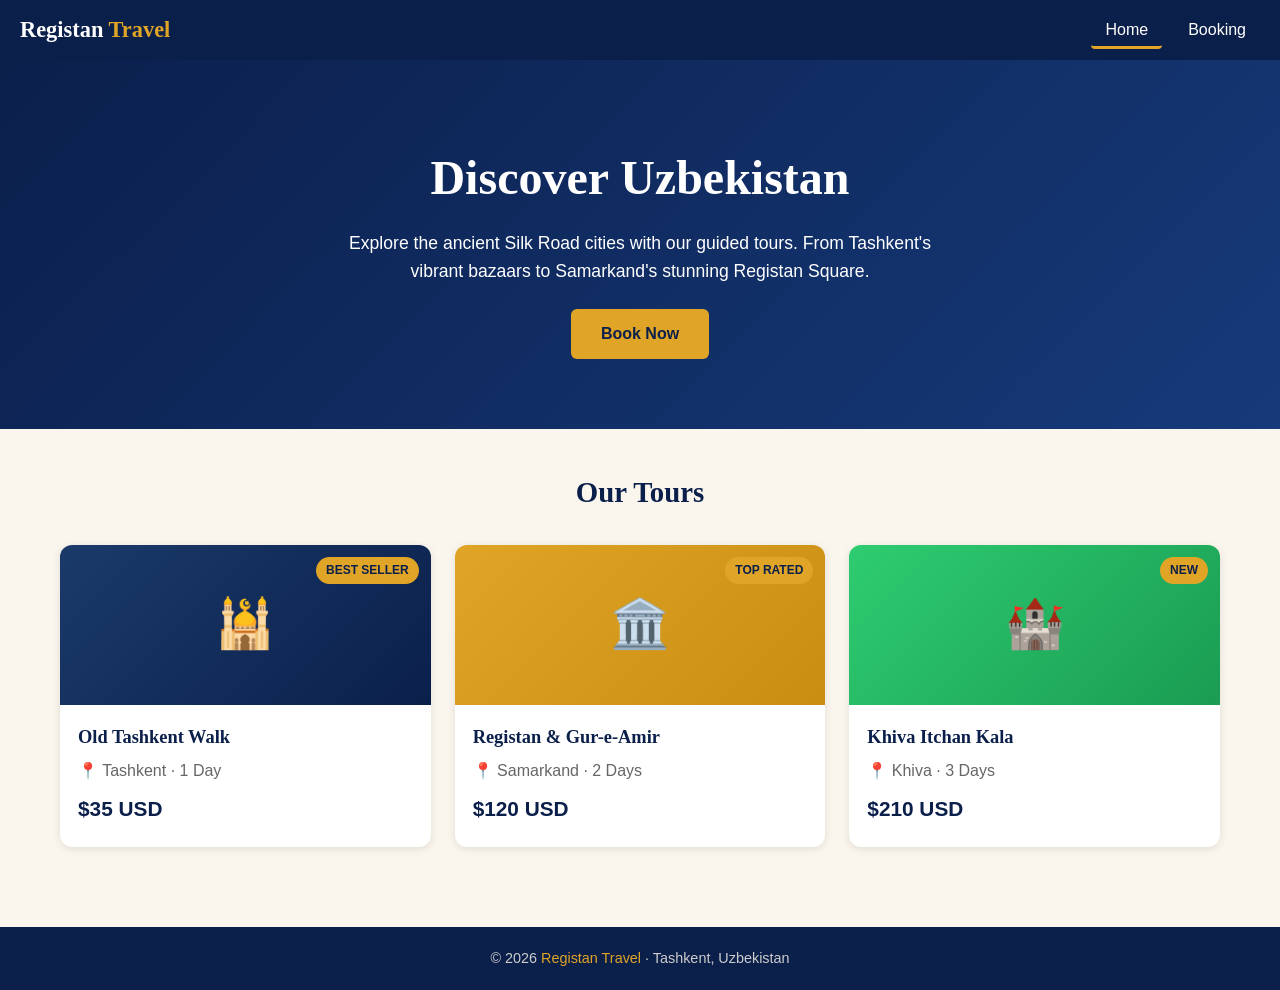
<file: index.html>
<!DOCTYPE html>
<html lang="en">
<head>
  <meta charset="UTF-8">
  <meta name="viewport" content="width=device-width, initial-scale=1.0">
  <title>Registan Travel — Home</title>
  <link rel="stylesheet" href="css/style.css">
</head>
<body>
  <header id="site-header">
    <div class="logo">Registan <span>Travel</span></div>
    <nav>
      <ul>
        <li><a href="index.html" class="active">Home</a></li>
        <li><a href="booking.html">Booking</a></li>
      </ul>
    </nav>
  </header>
  <section class="hero">
    <h1>Discover Uzbekistan</h1>
    <p>Explore the ancient Silk Road cities with our guided tours. From Tashkent's vibrant bazaars to Samarkand's stunning Registan Square.</p>
    <a href="booking.html" class="btn">Book Now</a>
  </section>

  <section class="tours">
    <h2>Our Tours</h2>
    <div class="cards-container">
      <div class="card">
        <span class="badge">Best Seller</span>
        <div class="card-image tashkent">🕌</div>
        <div class="card-body">
          <h3>Old Tashkent Walk</h3>
          <p>📍 Tashkent · 1 Day</p>
          <p class="price">$35 USD</p>
        </div>
      </div>
      <div class="card">
        <span class="badge">Top Rated</span>
        <div class="card-image samarkand">🏛️</div>
        <div class="card-body">
          <h3>Registan &amp; Gur-e-Amir</h3>
          <p>📍 Samarkand · 2 Days</p>
          <p class="price">$120 USD</p>
        </div>
      </div>
      <div class="card">
        <span class="badge">New</span>
        <div class="card-image khiva">🏰</div>
        <div class="card-body">
          <h3>Khiva Itchan Kala</h3>
          <p>📍 Khiva · 3 Days</p>
          <p class="price">$210 USD</p>
        </div>
      </div>
    </div>
  </section>

  <footer>
    <p>&copy; 2026 <span>Registan Travel</span> · Tashkent, Uzbekistan</p>
  </footer>
</body>
</html>
</file>
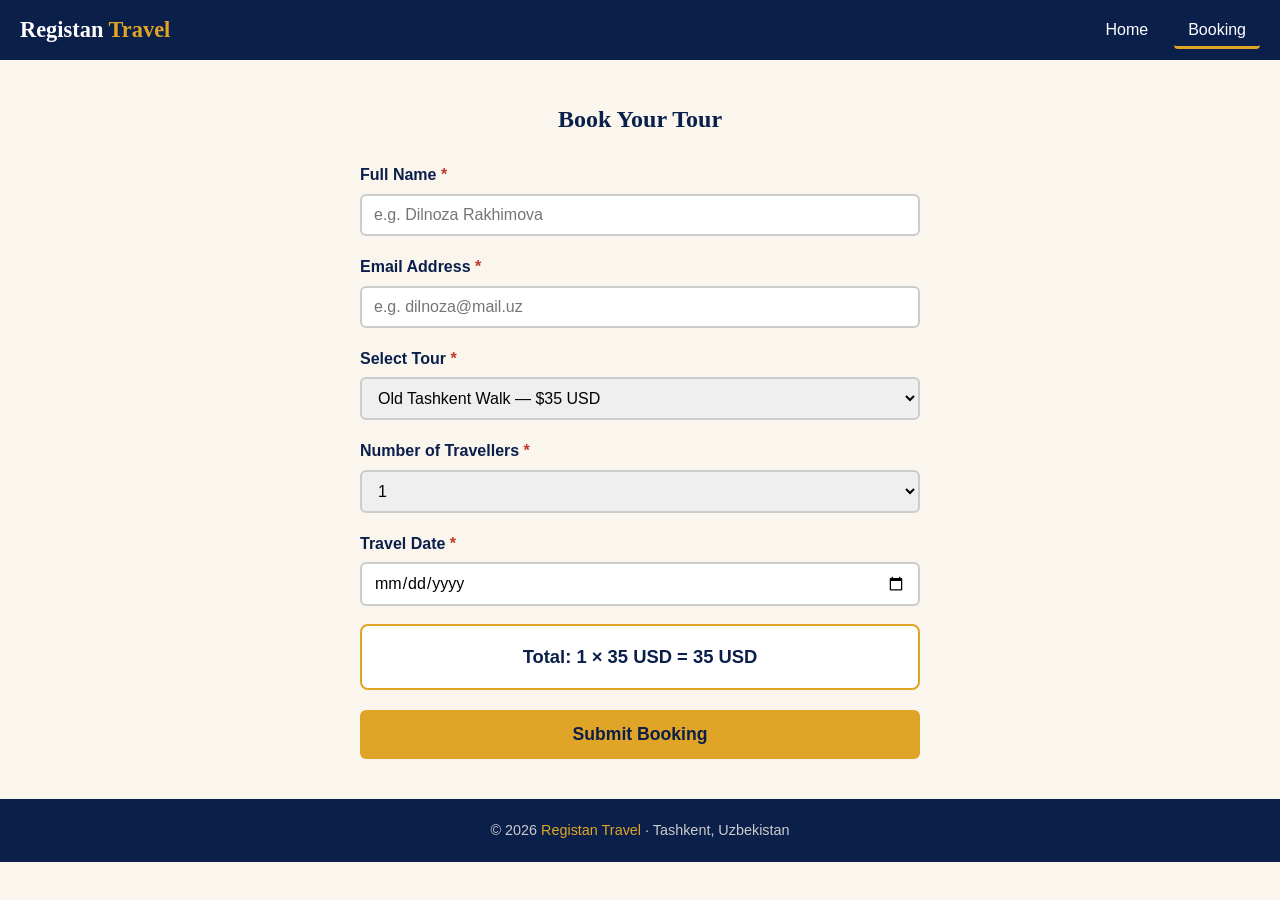
<file: booking.html>
<!DOCTYPE html>
<html lang="en">
<head>
  <meta charset="UTF-8">
  <meta name="viewport" content="width=device-width, initial-scale=1.0">
  <title>Registan Travel — Booking</title>
  <link rel="stylesheet" href="css/style.css">
</head>
<body>
  <header id="site-header">
    <div class="logo">Registan <span>Travel</span></div>
    <nav>
      <ul>
        <li><a href="index.html">Home</a></li>
        <li><a href="booking.html" class="active">Booking</a></li>
      </ul>
    </nav>
  </header>
  <section class="booking-section">
    <h2>Book Your Tour</h2>
    <div id="form-message" class="message"></div>
    <form id="booking-form" novalidate>
      <div class="form-group">
        <label for="name" class="required">Full Name</label>
        <input type="text" id="name" placeholder="e.g. Dilnoza Rakhimova">
      </div>
      <div class="form-group">
        <label for="email" class="required">Email Address</label>
        <input type="email" id="email" placeholder="e.g. dilnoza@mail.uz">
      </div>
      <div class="form-group">
        <label for="tour" class="required">Select Tour</label>
        <select id="tour">
          <option value="35">Old Tashkent Walk — $35 USD</option>
          <option value="120">Registan &amp; Gur-e-Amir — $120 USD</option>
          <option value="210">Khiva Itchan Kala — $210 USD</option>
        </select>
      </div>
      <div class="form-group">
        <label for="travellers" class="required">Number of Travellers</label>
        <select id="travellers">
          <option value="1">1</option>
          <option value="2">2</option>
          <option value="3">3</option>
          <option value="4">4</option>
          <option value="5">5</option>
          <option value="6">6</option>
          <option value="7">7</option>
          <option value="8">8</option>
          <option value="9">9</option>
          <option value="10">10</option>
          <option value="11">11</option>
          <option value="12">12</option>
        </select>
      </div>
      <div class="form-group">
        <label for="date" class="required">Travel Date</label>
        <input type="date" id="date">
      </div>
      <div id="price-display">
        Total: 1 × 35 USD = 35 USD
      </div>
      <button type="submit" class="btn btn-submit">Submit Booking</button>
    </form>
  </section>
  <footer>
    <p>&copy; 2026 <span>Registan Travel</span> · Tashkent, Uzbekistan</p>
  </footer>
  <script src="js/main.js"></script>
</body>
</html>
</file>
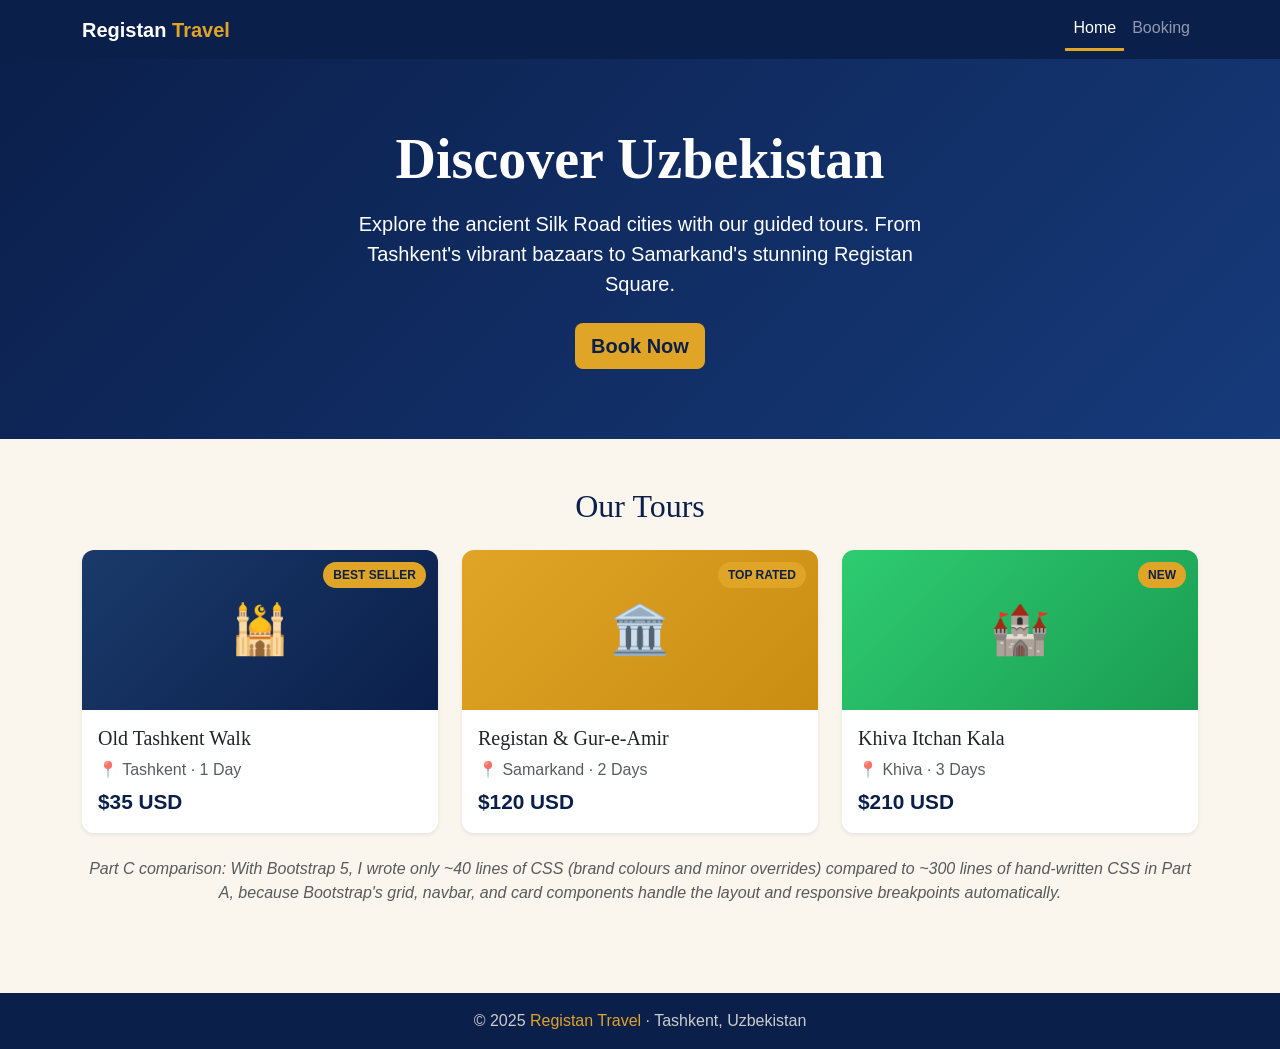
<file: index-bootstrap.html>
<!DOCTYPE html>
<html lang="en">
<head>
  <meta charset="UTF-8">
  <meta name="viewport" content="width=device-width, initial-scale=1.0">
  <title>Registan Travel — Home (Bootstrap)</title>
  <link href="https://cdn.jsdelivr.net/npm/bootstrap@5.3.3/dist/css/bootstrap.min.css" rel="stylesheet">
  <style>
    :root {
      --night:  #0B1F4B;
      --gold:   #E0A526;
      --sand:   #FAF6EE;
    }
    body        { background-color: var(--sand); font-family: Arial, sans-serif; }
    h1,h2,h3   { font-family: Georgia, serif; color: var(--night); }
    .navbar     { background-color: var(--night) !important; }
    .navbar-brand span { color: var(--gold); }
    .nav-link:hover    { background-color: var(--gold); border-radius: 4px; }
    .nav-link.active   { border-bottom: 3px solid var(--gold); }
    .hero-section {
      background: linear-gradient(135deg, var(--night) 0%, #163a7a 100%);
      color: #fff; text-align: center; padding: 70px 20px;
    }
    .hero-section h1 { color: #fff; }
    .btn-gold {
      background-color: var(--gold); color: var(--night);
      font-weight: bold; border: none;
    }
    .btn-gold:hover { box-shadow: 0 4px 12px rgba(0,0,0,.25); color: var(--night); }
    .btn-gold:active { transform: scale(0.95); }
    .card { border: none; border-radius: 12px; transition: transform .3s, box-shadow .3s; overflow: hidden; }
    .card:hover { transform: translateY(-6px); box-shadow: 0 8px 20px rgba(0,0,0,.15); }
    .card-img-top {
      height: 160px; display: flex; align-items: center;
      justify-content: center; font-size: 3rem; color: #fff;
    }
    .bg-tashkent  { background: linear-gradient(135deg, #1a3a6a, #0B1F4B); }
    .bg-samarkand { background: linear-gradient(135deg, #E0A526, #c98d12); }
    .bg-khiva     { background: linear-gradient(135deg, #2ecc71, #1a9c52); }
    .badge-gold {
      background-color: var(--gold); color: var(--night);
      font-weight: bold; position: absolute; top: 12px; right: 12px;
      border-radius: 20px; padding: 4px 10px; text-transform: uppercase;
      font-size: .75rem;
    }
    .price { font-size: 1.3rem; font-weight: bold; color: var(--night); }
    footer { background-color: var(--night); color: #ccc; }
    footer span { color: var(--gold); }
  </style>
</head>
<body>
  <nav class="navbar navbar-expand-md navbar-dark fixed-top">
    <div class="container">
      <a class="navbar-brand fw-bold" href="#">Registan <span>Travel</span></a>
      <button class="navbar-toggler" type="button" data-bs-toggle="collapse" data-bs-target="#navMenu">
        <span class="navbar-toggler-icon"></span>
      </button>
      <div class="collapse navbar-collapse justify-content-end" id="navMenu">
        <ul class="navbar-nav">
          <li class="nav-item"><a class="nav-link active" href="index-bootstrap.html">Home</a></li>
          <li class="nav-item"><a class="nav-link" href="booking.html">Booking</a></li>
        </ul>
      </div>
    </div>
  </nav>
  <div style="height:56px;"></div>
  <section class="hero-section">
    <div class="container">
      <h1 class="display-4 fw-bold">Discover Uzbekistan</h1>
      <p class="lead mt-3 mb-4 mx-auto" style="max-width:600px;">
        Explore the ancient Silk Road cities with our guided tours. From Tashkent's vibrant bazaars to Samarkand's stunning Registan Square.
      </p>
      <a href="booking.html" class="btn btn-gold btn-lg">Book Now</a>
    </div>
  </section>
  <section class="py-5">
    <div class="container">
      <h2 class="text-center mb-4">Our Tours</h2>
      <div class="row g-4 justify-content-center">
        <div class="col-12 col-md-6 col-xl-4">
          <div class="card position-relative shadow-sm h-100">
            <span class="badge-gold">Best Seller</span>
            <div class="card-img-top bg-tashkent">🕌</div>
            <div class="card-body">
              <h3 class="h5">Old Tashkent Walk</h3>
              <p class="text-muted mb-1">📍 Tashkent · 1 Day</p>
              <p class="price mb-0">$35 USD</p>
            </div>
          </div>
        </div>
        <div class="col-12 col-md-6 col-xl-4">
          <div class="card position-relative shadow-sm h-100">
            <span class="badge-gold">Top Rated</span>
            <div class="card-img-top bg-samarkand">🏛️</div>
            <div class="card-body">
              <h3 class="h5">Registan &amp; Gur-e-Amir</h3>
              <p class="text-muted mb-1">📍 Samarkand · 2 Days</p>
              <p class="price mb-0">$120 USD</p>
            </div>
          </div>
        </div>
        <div class="col-12 col-md-6 col-xl-4">
          <div class="card position-relative shadow-sm h-100">
            <span class="badge-gold">New</span>
            <div class="card-img-top bg-khiva">🏰</div>
            <div class="card-body">
              <h3 class="h5">Khiva Itchan Kala</h3>
              <p class="text-muted mb-1">📍 Khiva · 3 Days</p>
              <p class="price mb-0">$210 USD</p>
            </div>
          </div>
        </div>
      </div>
      <p class="text-center text-muted mt-4">
        <em>Part C comparison: With Bootstrap 5, I wrote only ~40 lines of CSS (brand colours and minor overrides) compared to ~300 lines of hand-written CSS in Part A, because Bootstrap's grid, navbar, and card components handle the layout and responsive breakpoints automatically.</em>
      </p>
    </div>
  </section>
  <footer class="text-center py-3 mt-4">
    <p class="mb-0">&copy; 2025 <span>Registan Travel</span> · Tashkent, Uzbekistan</p>
  </footer>
  <script src="https://cdn.jsdelivr.net/npm/bootstrap@5.3.3/dist/js/bootstrap.bundle.min.js"></script>
</body>
</html>
</file>
<file: css/style.css>
*,
*::before,
*::after {
  box-sizing: border-box;
  margin: 0;
  padding: 0;
}
:root {
  --night:  #0B1F4B;
  --gold:   #E0A526;
  --red:    #C0392B;
  --sand:   #FAF6EE;
}
body {
  font-family: Arial, sans-serif;
  font-size: 16px;
  line-height: 1.6;
  background-color: var(--sand);
  color: #333;
}
h1, h2, h3, h4, h5, h6 {
  font-family: Georgia, serif;
  color: var(--night);
}
a {
  text-decoration: none;
}
img {
  max-width: 100%;
}
#site-header {
  position: fixed;
  top: 0;
  left: 0;
  width: 100%;
  background-color: var(--night);
  z-index: 1000;
  padding: 0 20px;
  height: 60px;
  display: flex;
  align-items: center;
  justify-content: space-between;
}
body {
  padding-top: 60px;
}
.logo {
  font-family: Georgia, serif;
  font-size: 1.4rem;
  color: #fff;
  font-weight: bold;
}
.logo span {
  color: var(--gold);
}
nav ul {
  list-style: none;
  display: flex;
  gap: 8px;
}
nav a:link {
  color: #fff;
  padding: 8px 14px;
  border-radius: 4px;
  transition: background 0.3s;
}
nav a:visited {
  color: #fff;
}
nav a:hover {
  background-color: var(--gold);
  color: #fff;
}

nav a:active {
  opacity: 0.8;
}
nav a.active {
  border-bottom: 3px solid var(--gold);
}
.hero {
  background: linear-gradient(135deg, var(--night) 0%, #163a7a 100%);
  color: #fff;
  text-align: center;
  padding: 60px 20px 50px;
}
.hero h1 {
  font-size: 2rem;
  color: #fff;
  margin-bottom: 12px;
}
.hero p {
  font-size: 1.1rem;
  margin-bottom: 24px;
  max-width: 600px;
  margin-left: auto;
  margin-right: auto;
}
.btn {
  display: inline-block;
  background-color: var(--gold);
  color: var(--night);
  font-weight: bold;
  padding: 12px 30px;
  border: none;
  border-radius: 6px;
  font-size: 1rem;
  cursor: pointer;
  transition: transform 0.15s, box-shadow 0.15s;
}
.btn:active {
  transform: scale(0.95);
}
.btn:hover {
  box-shadow: 0 4px 12px rgba(0, 0, 0, 0.25);
}
.tours {
  padding: 40px 20px;
  max-width: 1200px;
  margin: 0 auto;
}
.tours h2 {
  text-align: center;
  margin-bottom: 30px;
  font-size: 1.8rem;
}
.cards-container {
  display: flex;
  flex-wrap: wrap;
  gap: 24px;
  justify-content: center;
}
.card {
  position: relative;
  background: #fff;
  border-radius: 12px;
  overflow: hidden;
  box-shadow: 0 2px 8px rgba(0, 0, 0, 0.1);
  transition: transform 0.3s, box-shadow 0.3s;
  width: 100%;
}
.card:hover {
  transform: translateY(-6px);
  box-shadow: 0 8px 20px rgba(0, 0, 0, 0.15);
}
.card-image {
  height: 160px;
  display: flex;
  align-items: center;
  justify-content: center;
  font-size: 3rem;
  color: #fff;
}
.card-image.tashkent {
  background: linear-gradient(135deg, #1a3a6a, #0B1F4B);
}
.card-image.samarkand {
  background: linear-gradient(135deg, #E0A526, #c98d12);
}
.card-image.khiva {
  background: linear-gradient(135deg, #2ecc71, #1a9c52);
}
.card-body {
  padding: 18px;
}
.card-body h3 {
  margin-bottom: 6px;
  font-size: 1.15rem;
}
.card-body p {
  color: #666;
  margin-bottom: 4px;
}
.card-body .price {
  font-size: 1.3rem;
  font-weight: bold;
  color: var(--night);
  margin-top: 8px;
}
.badge {
  position: absolute;
  top: 12px;
  right: 12px;
  background-color: var(--gold);
  color: var(--night);
  font-weight: bold;
  font-size: 0.75rem;
  padding: 4px 10px;
  border-radius: 20px;
  text-transform: uppercase;
  z-index: 1;
}
footer {
  background-color: var(--night);
  color: #ccc;
  text-align: center;
  padding: 20px;
  margin-top: 40px;
  font-size: 0.9rem;
}
footer span {
  color: var(--gold);
}
.booking-section {
  max-width: 600px;
  margin: 40px auto;
  padding: 0 20px;
}
.booking-section h2 {
  text-align: center;
  margin-bottom: 24px;
}
.form-group {
  margin-bottom: 18px;
}
.form-group label {
  display: block;
  margin-bottom: 6px;
  font-weight: bold;
  color: var(--night);
}
.form-group label.required::after {
  content: " *";
  color: var(--red);
  font-weight: bold;
}
.form-group input,
.form-group select {
  width: 100%;
  padding: 10px 12px;
  border: 2px solid #ccc;
  border-radius: 6px;
  font-size: 1rem;
  font-family: Arial, sans-serif;
  transition: border-color 0.3s, box-shadow 0.3s;
}
.form-group input:focus,
.form-group select:focus {
  outline: none;
  border-color: var(--gold);
  box-shadow: 0 0 0 3px rgba(224, 165, 38, 0.3);
}
.form-group input.error,
.form-group select.error {
  border-color: var(--red);
  box-shadow: 0 0 0 3px rgba(192, 57, 43, 0.2);
}
#price-display {
  background: #fff;
  border: 2px solid var(--gold);
  border-radius: 8px;
  padding: 16px;
  text-align: center;
  font-size: 1.15rem;
  color: var(--night);
  font-weight: bold;
  margin-bottom: 20px;
}
#price-display .discount-note {
  display: block;
  font-size: 0.85rem;
  color: var(--gold);
  margin-top: 4px;
}
.message {
  padding: 14px;
  border-radius: 8px;
  text-align: center;
  font-weight: bold;
  margin-bottom: 20px;
  display: none;
}
.message.error-msg {
  background: #fde8e8;
  color: var(--red);
  border: 1px solid var(--red);
  display: block;
}
.message.success-msg {
  background: #e8fde8;
  color: #1a7a1a;
  border: 1px solid #2ecc71;
  display: block;
}
.btn-submit {
  width: 100%;
  padding: 14px;
  font-size: 1.1rem;
}
@media (min-width: 768px) {
  .hero h1 {
    font-size: 2.6rem;
  }

  .card {
    width: calc(50% - 12px);
  }

  nav ul {
    gap: 12px;
  }
}
@media (min-width: 1200px) {
  .hero h1 {
    font-size: 3rem;
  }

  .hero {
    padding: 80px 20px 70px;
  }

  .card {
    width: calc(33.333% - 16px);
  }
}
</file>
